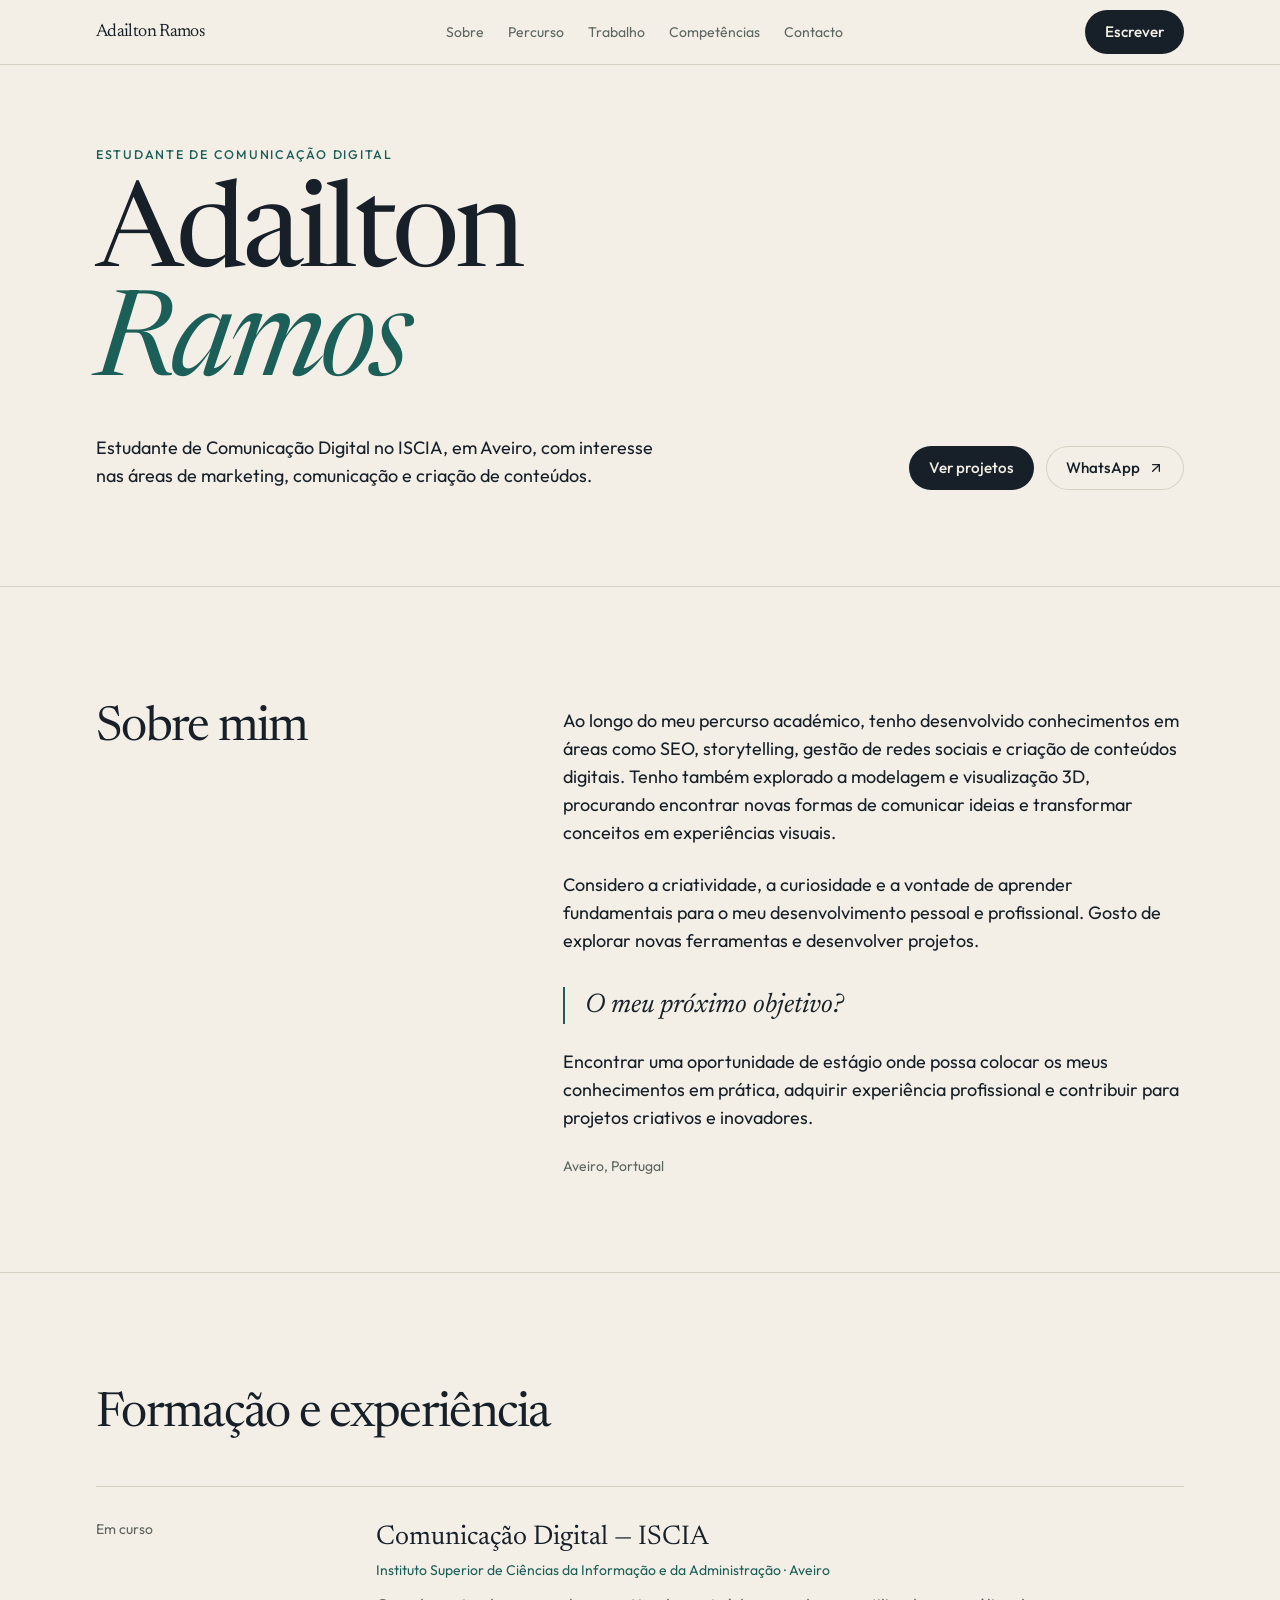
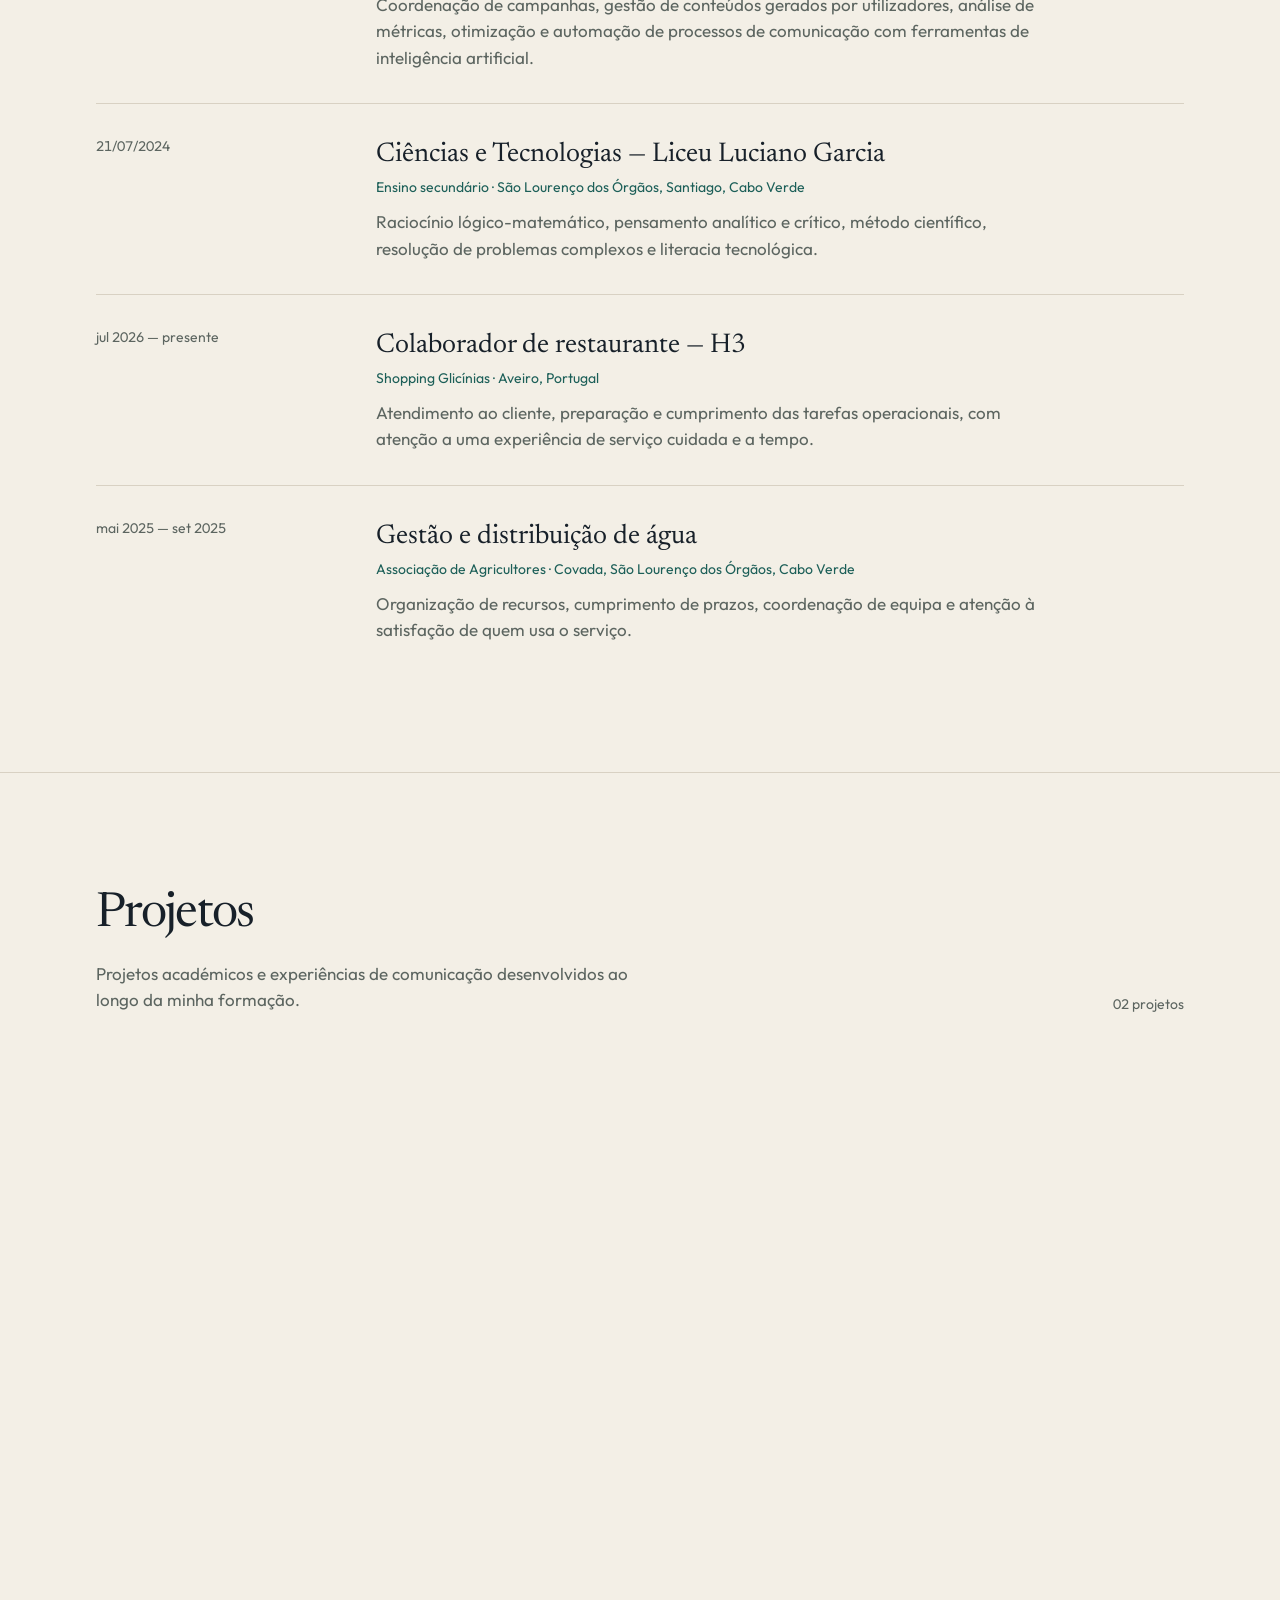
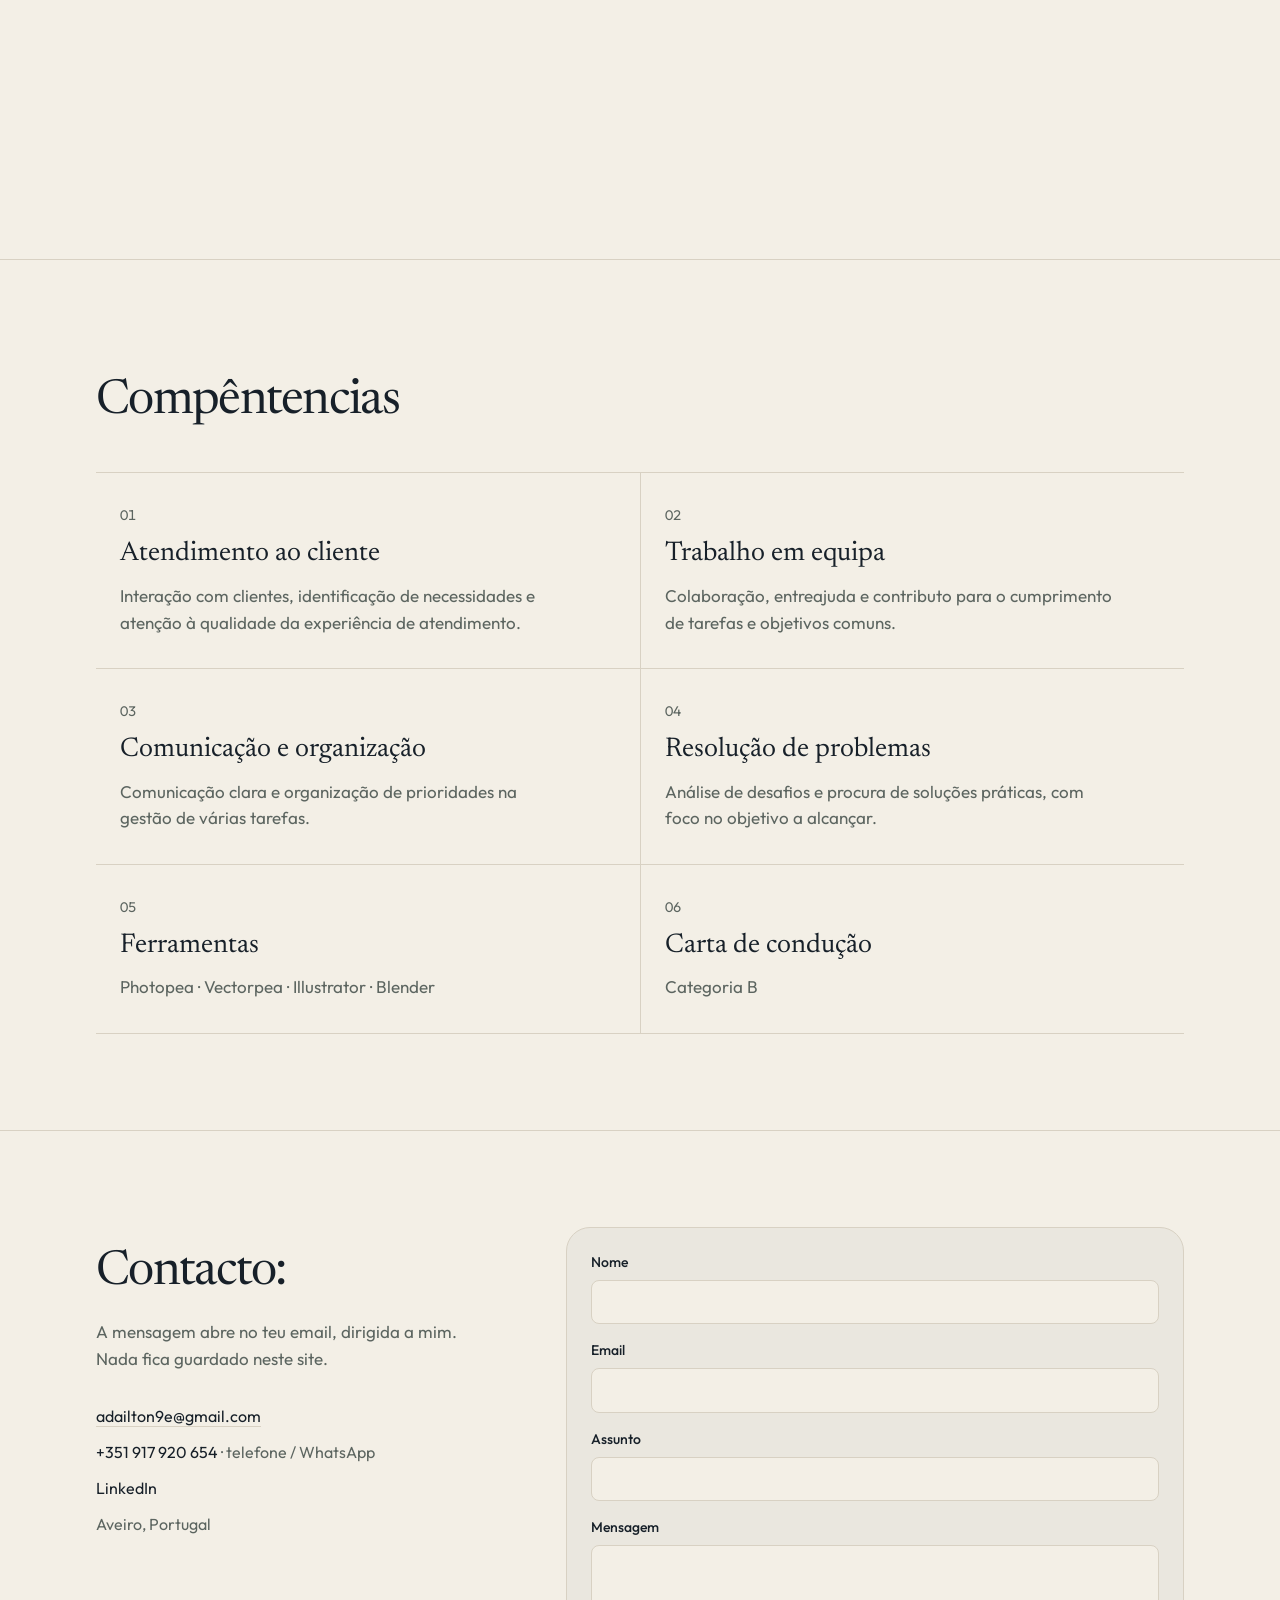
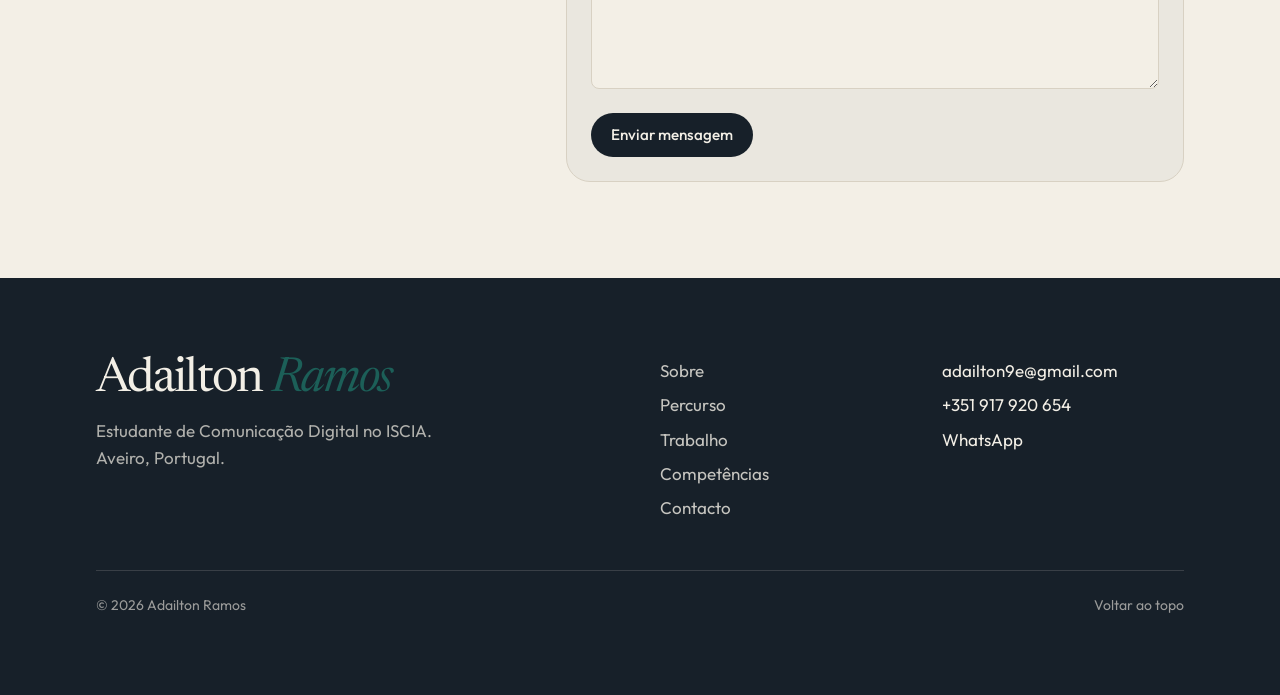
<file: index.html>
<!doctype html>
<html lang="pt-PT" class="antialiased">
<head>
<meta charset="utf-8">
<meta name="viewport" content="width=device-width, initial-scale=1">
<meta name="description" content="Portfólio de Adailton Ramos, estudante de Comunicação Digital no ISCIA, em Aveiro. Marketing digital, SEO, storytelling, design e conteúdos digitais.">
<meta name="author" content="Adailton Ramos">
<meta name="keywords" content="comunicação digital, marketing digital, SEO, storytelling, design, Aveiro">
<meta name="robots" content="index, follow, max-image-preview:large">
<meta name="googlebot" content="index, follow">
<meta name="application-name" content="Adailton Ramos — Portfólio">
<meta property="og:type" content="website">
<meta property="og:locale" content="pt_PT">
<meta property="og:site_name" content="Adailton Ramos — Portfólio">
<meta property="og:title" content="Adailton Ramos — Comunicação Digital e Marketing">
<meta property="og:description" content="Portfólio de Adailton Ramos: comunicação digital, marketing, SEO, storytelling, design e conteúdos digitais.">
<meta property="og:url" content="https://adailton9e-blip.github.io/adailton-ramos/">
<meta property="og:image" content="https://adailton9e-blip.github.io/adailton-ramos/og.jpg">
<meta property="og:image:alt" content="Adailton Ramos — Portfólio de Comunicação Digital">
<meta name="twitter:card" content="summary_large_image">
<meta name="twitter:title" content="Adailton Ramos — Comunicação Digital e Marketing">
<meta name="twitter:description" content="Portfólio de Adailton Ramos: comunicação digital, marketing, SEO, storytelling, design e conteúdos digitais.">
<meta name="twitter:image" content="https://adailton9e-blip.github.io/adailton-ramos/og.jpg">
<link rel="canonical" href="https://adailton9e-blip.github.io/adailton-ramos/">
<link rel="alternate" hreflang="pt-PT" href="https://adailton9e-blip.github.io/adailton-ramos/">
<meta name="theme-color" content="#f3efe6">
<title>Adailton Ramos — Portfólio</title>
<link rel="icon" type="image/svg+xml" href="./favicon.svg">
<link rel="preload" as="image" href="./work/campanha.webp" type="image/webp" fetchpriority="high">
<link rel="preconnect" href="https://fonts.googleapis.com">
<link rel="preconnect" href="https://fonts.gstatic.com" crossorigin>
<link href="https://fonts.googleapis.com/css2?family=Newsreader:ital,opsz,wght@0,6..72,400;0,6..72,500;0,6..72,600;1,0..72,450;1,0..72,560&family=Outfit:wght@300;400;500;600&display=swap" rel="stylesheet">
<script type="application/ld+json">
{
  "@context": "https://schema.org",
  "@type": "Person",
  "name": "Adailton Ramos",
  "url": "https://adailton9e-blip.github.io/adailton-ramos/",
  "jobTitle": "Estudante de Comunicação Digital",
  "description": "Estudante de Comunicação Digital interessado em marketing digital, SEO, storytelling, design e conteúdos digitais.",
  "email": "mailto:adailton9e@gmail.com",
  "telephone": "+351 917 920 654",
  "address": {"@type": "PostalAddress", "addressLocality": "Aveiro", "addressCountry": "PT"},
  "sameAs": ["https://www.linkedin.com/in/adailton-ramos"]
}
</script>
<style>@layer properties{@supports (((-webkit-hyphens:none)) and (not (margin-trim:inline))) or ((-moz-orient:inline) and (not (color:rgb(from red r g b)))){*,:before,:after,::backdrop{--tw-scale-x:1;--tw-scale-y:1;--tw-scale-z:1;--tw-rotate-x:initial;--tw-rotate-y:initial;--tw-rotate-z:initial;--tw-skew-x:initial;--tw-skew-y:initial;--tw-space-y-reverse:0;--tw-border-style:solid;--tw-leading:initial;--tw-font-weight:initial;--tw-tracking:initial;--tw-ordinal:initial;--tw-slashed-zero:initial;--tw-numeric-figure:initial;--tw-numeric-spacing:initial;--tw-numeric-fraction:initial;--tw-shadow:0 0 #0000;--tw-shadow-color:initial;--tw-shadow-alpha:100%;--tw-inset-shadow:0 0 #0000;--tw-inset-shadow-color:initial;--tw-inset-shadow-alpha:100%;--tw-ring-color:initial;--tw-ring-shadow:0 0 #0000;--tw-inset-ring-color:initial;--tw-inset-ring-shadow:0 0 #0000;--tw-ring-inset:initial;--tw-ring-offset-width:0px;--tw-ring-offset-color:#fff;--tw-ring-offset-shadow:0 0 #0000;--tw-outline-style:solid;--tw-blur:initial;--tw-brightness:initial;--tw-contrast:initial;--tw-grayscale:initial;--tw-hue-rotate:initial;--tw-invert:initial;--tw-opacity:initial;--tw-saturate:initial;--tw-sepia:initial;--tw-drop-shadow:initial;--tw-drop-shadow-color:initial;--tw-drop-shadow-alpha:100%;--tw-drop-shadow-size:initial;--tw-duration:initial;--tw-ease:initial;--tw-content:"";--tw-translate-x:0;--tw-translate-y:0;--tw-translate-z:0}}}@layer theme{:root,:host{--font-sans:"Outfit",system-ui,sans-serif;--font-mono:ui-monospace,SFMono-Regular,Menlo,Monaco,Consolas,"Liberation Mono","Courier New",monospace;--color-red-500:oklch(63.7% .237 25.331);--color-zinc-50:oklch(98.5% 0 none);--color-zinc-400:oklch(70.5% .015 286.067);--color-zinc-500:oklch(55.2% .016 285.938);--color-zinc-900:oklch(21% .006 285.885);--color-zinc-950:oklch(14.1% .005 285.823);--color-neutral-100:oklch(97% 0 none);--color-neutral-300:oklch(87% 0 none);--color-neutral-500:oklch(55.6% 0 none);--color-neutral-700:oklch(37.1% 0 none);--color-neutral-900:oklch(20.5% 0 none);--color-black:#000;--color-white:#fff;--spacing:.25rem;--container-sm:24rem;--container-md:28rem;--container-xl:36rem;--container-2xl:42rem;--container-6xl:72rem;--text-xs:.75rem;--text-xs--line-height:calc(1 / .75);--text-sm:.875rem;--text-sm--line-height:calc(1.25 / .875);--text-base:1rem;--text-base--line-height:calc(1.5 / 1);--text-lg:1.125rem;--text-lg--line-height:calc(1.75 / 1.125);--text-xl:1.25rem;--text-xl--line-height:calc(1.75 / 1.25);--text-2xl:1.5rem;--text-3xl:1.875rem;--font-weight-medium:500;--font-weight-semibold:600;--tracking-tight:-.025em;--tracking-widest:.1em;--leading-tight:1.25;--leading-snug:1.375;--leading-normal:1.5;--leading-relaxed:1.625;--radius-xs:.125rem;--radius-sm:.5rem;--radius-md:.375rem;--radius-lg:1rem;--radius-xl:1.5rem;--radius-2xl:1rem;--ease-out:cubic-bezier(0,0,.2,1);--ease-in-out:cubic-bezier(.4,0,.2,1);--animate-pulse:pulse 2s cubic-bezier(.4,0,.6,1) infinite;--default-transition-duration:.15s;--default-transition-timing-function:cubic-bezier(.4,0,.2,1);--default-font-family:var(--font-sans);--default-mono-font-family:var(--font-mono);--font-display:"Newsreader",Georgia,"Times New Roman",serif;--color-paper:#f3efe6;--color-ink:#172029;--color-muted:#5c6560;--color-line:#d8d1c3;--color-teal:#1c5f58;--color-danger:#8f3d32;--text-hero:clamp(3.25rem,1rem + 8vw,7.5rem);--text-display:clamp(2rem,1.1rem + 2.4vw,3.4rem);--text-title:clamp(1.35rem,1.05rem + .8vw,1.85rem);--leading-display:.92;--tracking-display:-.035em;--ease-smooth:cubic-bezier(.22,1,.36,1)}}@layer base{*,:after,:before,::backdrop{box-sizing:border-box;border:0 solid;margin:0;padding:0}::file-selector-button{box-sizing:border-box;border:0 solid;margin:0;padding:0}html,:host{-webkit-text-size-adjust:100%;tab-size:4;line-height:1.5;font-family:var(--default-font-family,-apple-system,BlinkMacSystemFont,"Segoe UI",Roboto,"Helvetica Neue","Noto Sans",Arial,sans-serif,"Apple Color Emoji","Segoe UI Emoji","Segoe UI Symbol","Noto Color Emoji");font-feature-settings:var(--default-font-feature-settings,normal);font-variation-settings:var(--default-font-variation-settings,normal);-webkit-tap-highlight-color:transparent}hr{height:0;color:inherit;border-top-width:1px}abbr:where([title]){-webkit-text-decoration:underline dotted;text-decoration:underline dotted}h1,h2,h3,h4,h5,h6{font-size:inherit;font-weight:inherit}a{color:inherit;-webkit-text-decoration:inherit;-webkit-text-decoration:inherit;-webkit-text-decoration:inherit;-webkit-text-decoration:inherit;text-decoration:inherit}b,strong{font-weight:bolder}code,kbd,samp,pre{font-family:var(--default-mono-font-family,ui-monospace,SFMono-Regular,Menlo,Monaco,Consolas,"Liberation Mono","Courier New",monospace);font-feature-settings:var(--default-mono-font-feature-settings,normal);font-variation-settings:var(--default-mono-font-variation-settings,normal);font-size:1em}small{font-size:80%}sub,sup{vertical-align:baseline;font-size:75%;line-height:0;position:relative}sub{bottom:-.25em}sup{top:-.5em}table{text-indent:0;border-color:inherit;border-collapse:collapse}:-moz-focusring:where(:not(iframe)){outline:auto}progress{vertical-align:baseline}summary{display:list-item}ol,ul,menu{list-style:none}img,svg,video,canvas,audio,iframe,embed,object{vertical-align:middle;display:block}img,video{max-width:100%;height:auto}button,input,select,optgroup,textarea{font:inherit;font-feature-settings:inherit;font-variation-settings:inherit;letter-spacing:inherit;color:inherit;opacity:1;background-color:#0000;border-radius:0}::file-selector-button{font:inherit;font-feature-settings:inherit;font-variation-settings:inherit;letter-spacing:inherit;color:inherit;opacity:1;background-color:#0000;border-radius:0}:where(select:is([multiple],[size])) optgroup{font-weight:bolder}:where(select:is([multiple],[size])) optgroup option{padding-inline-start:20px}::file-selector-button{margin-inline-end:4px}::placeholder{opacity:1}@supports (not ((-webkit-appearance:-apple-pay-button))) or (contain-intrinsic-size:1px){::placeholder{color:currentColor}@supports (color:color-mix(in lab,red,red)){::placeholder{color:color-mix(in oklab,currentcolor 50%,transparent)}}}textarea{resize:vertical}::-webkit-search-decoration{-webkit-appearance:none}::-webkit-date-and-time-value{min-height:1lh;text-align:inherit}::-webkit-datetime-edit{display:inline-flex}::-webkit-datetime-edit-fields-wrapper{padding:0}::-webkit-datetime-edit{padding-block:0}::-webkit-datetime-edit-year-field{padding-block:0}::-webkit-datetime-edit-month-field{padding-block:0}::-webkit-datetime-edit-day-field{padding-block:0}::-webkit-datetime-edit-hour-field{padding-block:0}::-webkit-datetime-edit-minute-field{padding-block:0}::-webkit-datetime-edit-second-field{padding-block:0}::-webkit-datetime-edit-millisecond-field{padding-block:0}::-webkit-datetime-edit-meridiem-field{padding-block:0}::-webkit-calendar-picker-indicator{line-height:1}:-moz-ui-invalid{box-shadow:none}button,input:where([type=button],[type=reset],[type=submit]){appearance:button}::file-selector-button{appearance:button}::-webkit-inner-spin-button{height:auto}::-webkit-outer-spin-button{height:auto}[hidden]:where(:not([hidden=until-found])){display:none!important}html{scroll-behavior:smooth;-webkit-font-smoothing:antialiased;-moz-osx-font-smoothing:grayscale}body{background:var(--color-paper);color:var(--color-ink);font-family:var(--font-sans);text-wrap:pretty;font-size:1.0625rem;line-height:1.55}button:not(:disabled),[role=button]:not(:disabled){cursor:pointer}::selection{background:var(--color-teal);color:var(--color-paper)}:focus-visible{outline:2px solid var(--color-teal);outline-offset:3px}h1,h2,h3{text-wrap:balance}section[id]{scroll-margin-top:5.25rem}}@layer components{.skip{z-index:70;background:var(--color-ink);color:var(--color-paper);border-radius:999px;padding:.75rem 1rem;position:absolute;top:-4rem;left:1rem}.skip:focus{top:1rem}.btn{background:var(--color-ink);min-height:2.75rem;color:var(--color-paper);transition:background-color .15s var(--ease-smooth),color .15s var(--ease-smooth),scale .15s var(--ease-smooth);border-radius:999px;justify-content:center;align-items:center;gap:.5rem;padding-inline:1.25rem;font-size:.95rem;font-weight:500;display:inline-flex}.btn:hover{background:var(--color-teal)}.btn:active{scale:.96}.btn-ghost{color:var(--color-ink);box-shadow:inset 0 0 0 1px var(--color-line);background:0 0}.btn-ghost:hover{background:var(--color-ink);color:var(--color-paper)}.icon-btn{width:2.75rem;padding-inline:0}.icon-swap{width:1.25rem;height:1.25rem;transition:opacity .25s var(--ease-smooth),filter .25s var(--ease-smooth),scale .25s var(--ease-smooth)}.swap-in{opacity:1;filter:none;scale:1}.swap-out{opacity:0;filter:blur(4px);scale:.25}.field{border-radius:var(--radius-sm);border:1px solid var(--color-line);background:var(--color-paper);width:100%;min-height:2.75rem;color:var(--color-ink);font:inherit;padding:.7rem .9rem}.field::placeholder{color:#5c6560cc}@supports (color:color-mix(in lab,red,red)){.field::placeholder{color:color-mix(in oklab,var(--color-muted) 80%,transparent)}}textarea.field{resize:vertical;min-height:9rem}.panel{border-radius:var(--radius-xl);border:1px solid var(--color-line);background:#ebe8df}@supports (color:color-mix(in lab,red,red)){.panel{background:color-mix(in oklab,var(--color-ink) 3.5%,var(--color-paper))}}.panel{padding:1rem}.kicker{letter-spacing:.14em;text-transform:uppercase;color:var(--color-teal);font-size:.78rem;font-weight:500}.work-grid{gap:2.25rem 1.25rem;display:grid}.media{aspect-ratio:4/5;border-radius:var(--radius-lg);background:#e6e3db;position:relative;overflow:hidden}@supports (color:color-mix(in lab,red,red)){.media{background:color-mix(in oklab,var(--color-ink) 6%,var(--color-paper))}}.media img{object-fit:cover;width:100%;height:100%;transition:transform .4s var(--ease-smooth);transform:scale(1)}.note{background:#f3efe6f0;padding:1.25rem;position:absolute;bottom:0;left:0;right:0}@supports (color:color-mix(in lab,red,red)){.note{background:color-mix(in oklab,var(--color-paper) 94%,transparent)}}.note{z-index:2;max-height:85%;overflow-y:auto;color:var(--color-ink);opacity:0;transition:opacity .25s var(--ease-smooth),transform .25s var(--ease-smooth);transform:translateY(.75rem)}.work-card.is-open .note,.work-card:focus-visible .note{opacity:1;transform:translateY(0)}.work-card.is-open img,.work-card:focus-visible img{transform:scale(1.04)}.cursor-pill{z-index:60;background:var(--color-ink);width:5rem;height:5rem;color:var(--color-paper);letter-spacing:.14em;text-transform:uppercase;pointer-events:none;opacity:0;transition:opacity .15s var(--ease-smooth),scale .15s var(--ease-smooth),background-color .15s var(--ease-smooth),color .15s var(--ease-smooth);border-radius:999px;place-items:center;font-size:.72rem;font-weight:500;display:grid;position:fixed;top:0;left:0;scale:.92}.cursor-pill.on{opacity:1;scale:1}.cursor-pill.nota{background:var(--color-paper);color:var(--color-ink);box-shadow:inset 0 0 0 1px var(--color-line);scale:1.06}.cursor-label{opacity:0;filter:blur(2px);transition:opacity .25s var(--ease-smooth),filter .25s var(--ease-smooth),scale .25s var(--ease-smooth);position:absolute;scale:.25}.cursor-label.show{opacity:1;filter:none;scale:1}.filter-pill{background:var(--color-ink);height:100%;transition:transform .25s var(--ease-smooth),width .25s var(--ease-smooth);border-radius:999px;position:absolute;top:0;left:0}.rise{animation:rise .5s var(--ease-smooth) both}.rise-2{animation-delay:80ms}.rise-3{animation-delay:.16s}.rise-4{animation-delay:.24s}.work-card{animation:rise .35s var(--ease-smooth) both}}@layer utilities{.collapse{visibility:collapse}.invisible{visibility:hidden}.visible{visibility:visible}.sr-only{clip-path:inset(50%);white-space:nowrap;border-width:0;width:1px;height:1px;margin:-1px;padding:0;position:absolute;overflow:hidden}.absolute{position:absolute}.fixed{position:fixed}.relative{position:relative}.static{position:static}.sticky{position:sticky}.inset-0{inset:0}.top-0{top:0}.top-3{top:calc(var(--spacing) * 3)}.right-1{right:var(--spacing)}.right-2{right:calc(var(--spacing) * 2)}.right-3{right:calc(var(--spacing) * 3)}.right-4{right:calc(var(--spacing) * 4)}.left-1{left:var(--spacing)}.left-2{left:calc(var(--spacing) * 2)}.left-3{left:calc(var(--spacing) * 3)}.left-4{left:calc(var(--spacing) * 4)}.z-10{z-index:10}.z-40{z-index:40}.container{width:100%}@media (width>=40rem){.container{max-width:40rem}}@media (width>=48rem){.container{max-width:48rem}}@media (width>=64rem){.container{max-width:64rem}}@media (width>=80rem){.container{max-width:80rem}}@media (width>=96rem){.container{max-width:96rem}}.-mx-5{margin-inline:calc(var(--spacing) * -5)}.mx-auto{margin-inline:auto}.mt-1{margin-top:var(--spacing)}.mt-2{margin-top:calc(var(--spacing) * 2)}.mt-3{margin-top:calc(var(--spacing) * 3)}.mt-4{margin-top:calc(var(--spacing) * 4)}.mt-5{margin-top:calc(var(--spacing) * 5)}.mt-6{margin-top:calc(var(--spacing) * 6)}.mt-8{margin-top:calc(var(--spacing) * 8)}.mt-10{margin-top:calc(var(--spacing) * 10)}.mt-12{margin-top:calc(var(--spacing) * 12)}.ml-2{margin-left:calc(var(--spacing) * 2)}.ml-px{margin-left:1px}.block{display:block}.flex{display:flex}.grid{display:grid}.hidden{display:none}.inline{display:inline}.inline-flex{display:inline-flex}.table{display:table}.size-4{width:calc(var(--spacing) * 4);height:calc(var(--spacing) * 4)}.size-5{width:calc(var(--spacing) * 5);height:calc(var(--spacing) * 5)}.size-10{width:calc(var(--spacing) * 10);height:calc(var(--spacing) * 10)}.h-8{height:calc(var(--spacing) * 8)}.h-16{height:calc(var(--spacing) * 16)}.h-full{height:100%}.min-h-11{min-height:calc(var(--spacing) * 11)}.min-h-72{min-height:calc(var(--spacing) * 72)}.min-h-screen{min-height:100vh}.w-8{width:calc(var(--spacing) * 8)}.w-full{width:100%}.max-w-2xl{max-width:var(--container-2xl)}.max-w-6xl{max-width:var(--container-6xl)}.max-w-md{max-width:var(--container-md)}.max-w-sm{max-width:var(--container-sm)}.max-w-xl{max-width:var(--container-xl)}.min-w-max{min-width:max-content}.shrink{flex-shrink:1}.shrink-0{flex-shrink:0}.scale-100{--tw-scale-x:100%;--tw-scale-y:100%;--tw-scale-z:100%;scale:var(--tw-scale-x) var(--tw-scale-y)}.scale-\[0\.25\]{scale:.25}.transform{transform:var(--tw-rotate-x,) var(--tw-rotate-y,) var(--tw-rotate-z,) var(--tw-skew-x,) var(--tw-skew-y,)}.animate-pulse{animation:var(--animate-pulse)}.cursor-pointer{cursor:pointer}.resize{resize:both}.flex-col{flex-direction:column}.flex-wrap{flex-wrap:wrap}.place-items-center{place-items:center}.content-start{align-content:flex-start}.items-baseline{align-items:baseline}.items-center{align-items:center}.items-end{align-items:flex-end}.justify-between{justify-content:space-between}.justify-center{justify-content:center}.gap-1{gap:var(--spacing)}.gap-2{gap:calc(var(--spacing) * 2)}.gap-3{gap:calc(var(--spacing) * 3)}.gap-4{gap:calc(var(--spacing) * 4)}.gap-6{gap:calc(var(--spacing) * 6)}.gap-8{gap:calc(var(--spacing) * 8)}.gap-10{gap:calc(var(--spacing) * 10)}.gap-px{gap:1px}:where(.space-y-3>:not(:last-child)){--tw-space-y-reverse:0;margin-block-start:calc(calc(var(--spacing) * 3) * var(--tw-space-y-reverse));margin-block-end:calc(calc(var(--spacing) * 3) * calc(1 - var(--tw-space-y-reverse)))}.truncate{text-overflow:ellipsis;white-space:nowrap;overflow:hidden}.overflow-x-auto{overflow-x:auto}.rounded{border-radius:.25rem}.rounded-2xl{border-radius:var(--radius-2xl)}.rounded-full{border-radius:2147483647px}.rounded-lg{border-radius:var(--radius-lg)}.rounded-md{border-radius:var(--radius-md)}.rounded-sm{border-radius:var(--radius-sm)}.rounded-xl{border-radius:var(--radius-xl)}.border{border-style:var(--tw-border-style);border-width:1px}.border-y{border-block-style:var(--tw-border-style);border-block-width:1px}.border-t{border-top-style:var(--tw-border-style);border-top-width:1px}.border-b{border-bottom-style:var(--tw-border-style);border-bottom-width:1px}.border-l-2{border-left-style:var(--tw-border-style);border-left-width:2px}.border-line{border-color:var(--color-line)}.border-neutral-300{border-color:var(--color-neutral-300)}.border-paper\/15{border-color:#f3efe626}@supports (color:color-mix(in lab,red,red)){.border-paper\/15{border-color:color-mix(in oklab,var(--color-paper) 15%,transparent)}}.border-teal{border-color:var(--color-teal)}.bg-black{background-color:var(--color-black)}.bg-black\/10{background-color:#0000001a}@supports (color:color-mix(in lab,red,red)){.bg-black\/10{background-color:color-mix(in oklab,var(--color-black) 10%,transparent)}}.bg-ink{background-color:var(--color-ink)}.bg-line{background-color:var(--color-line)}.bg-paper{background-color:var(--color-paper)}.bg-teal{background-color:var(--color-teal)}.bg-zinc-50{background-color:var(--color-zinc-50)}.object-cover{object-fit:cover}.p-1{padding:var(--spacing)}.p-2{padding:calc(var(--spacing) * 2)}.p-6{padding:calc(var(--spacing) * 6)}.p-8{padding:calc(var(--spacing) * 8)}.p-\[16px\]{padding:16px}.px-0{padding-inline:0}.px-2{padding-inline:calc(var(--spacing) * 2)}.px-4{padding-inline:calc(var(--spacing) * 4)}.px-5{padding-inline:calc(var(--spacing) * 5)}.px-6{padding-inline:calc(var(--spacing) * 6)}.py-1{padding-block:var(--spacing)}.py-2{padding-block:calc(var(--spacing) * 2)}.py-3{padding-block:calc(var(--spacing) * 3)}.py-6{padding-block:calc(var(--spacing) * 6)}.py-8{padding-block:calc(var(--spacing) * 8)}.py-14{padding-block:calc(var(--spacing) * 14)}.py-16{padding-block:calc(var(--spacing) * 16)}.pt-2{padding-top:calc(var(--spacing) * 2)}.pt-6{padding-top:calc(var(--spacing) * 6)}.pt-12{padding-top:calc(var(--spacing) * 12)}.pr-3\.5{padding-right:calc(var(--spacing) * 3.5)}.pb-16{padding-bottom:calc(var(--spacing) * 16)}.pl-4{padding-left:calc(var(--spacing) * 4)}.pl-5{padding-left:calc(var(--spacing) * 5)}.text-center{text-align:center}.font-display{font-family:var(--font-display)}.text-base{font-size:var(--text-base);line-height:var(--tw-leading,var(--text-base--line-height))}.text-lg{font-size:var(--text-lg);line-height:var(--tw-leading,var(--text-lg--line-height))}.text-sm{font-size:var(--text-sm);line-height:var(--tw-leading,var(--text-sm--line-height))}.text-xl{font-size:var(--text-xl);line-height:var(--tw-leading,var(--text-xl--line-height))}.text-xs{font-size:var(--text-xs);line-height:var(--tw-leading,var(--text-xs--line-height))}.text-\[13px\]{font-size:13px}.text-display{font-size:var(--text-display)}.text-hero{font-size:var(--text-hero)}.text-title{font-size:var(--text-title)}.leading-display{--tw-leading:var(--leading-display);line-height:var(--leading-display)}.leading-relaxed{--tw-leading:var(--leading-relaxed);line-height:var(--leading-relaxed)}.leading-snug{--tw-leading:var(--leading-snug);line-height:var(--leading-snug)}.leading-tight{--tw-leading:var(--leading-tight);line-height:var(--leading-tight)}.font-medium{--tw-font-weight:var(--font-weight-medium);font-weight:var(--font-weight-medium)}.font-semibold{--tw-font-weight:var(--font-weight-semibold);font-weight:var(--font-weight-semibold)}.tracking-display{--tw-tracking:var(--tracking-display);letter-spacing:var(--tracking-display)}.tracking-widest{--tw-tracking:var(--tracking-widest);letter-spacing:var(--tracking-widest)}.text-balance{text-wrap:balance}.text-wrap{text-wrap:wrap}.break-words{overflow-wrap:break-word}.text-danger{color:var(--color-danger)}.text-ink{color:var(--color-ink)}.text-muted{color:var(--color-muted)}.text-neutral-500{color:var(--color-neutral-500)}.text-paper{color:var(--color-paper)}.text-paper\/60{color:#f3efe699}@supports (color:color-mix(in lab,red,red)){.text-paper\/60{color:color-mix(in oklab,var(--color-paper) 60%,transparent)}}.text-paper\/70{color:#f3efe6b3}@supports (color:color-mix(in lab,red,red)){.text-paper\/70{color:color-mix(in oklab,var(--color-paper) 70%,transparent)}}.text-paper\/80{color:#f3efe6cc}@supports (color:color-mix(in lab,red,red)){.text-paper\/80{color:color-mix(in oklab,var(--color-paper) 80%,transparent)}}.text-red-500{color:var(--color-red-500)}.text-teal{color:var(--color-teal)}.text-white{color:var(--color-white)}.text-zinc-500{color:var(--color-zinc-500)}.text-zinc-900{color:var(--color-zinc-900)}.italic{font-style:italic}.tabular-nums{--tw-numeric-spacing:tabular-nums;font-variant-numeric:var(--tw-ordinal,) var(--tw-slashed-zero,) var(--tw-numeric-figure,) var(--tw-numeric-spacing,) var(--tw-numeric-fraction,)}.underline{text-decoration-line:underline}.decoration-line{-webkit-text-decoration-color:var(--color-line);-webkit-text-decoration-color:var(--color-line);-webkit-text-decoration-color:var(--color-line);text-decoration-color:var(--color-line)}.underline-offset-4{text-underline-offset:4px}.antialiased{-webkit-font-smoothing:antialiased;-moz-osx-font-smoothing:grayscale}.opacity-0{opacity:0}.opacity-70{opacity:.7}.opacity-100{opacity:1}.shadow{--tw-shadow:0 1px 3px 0 var(--tw-shadow-color,#0000001a),0 1px 2px -1px var(--tw-shadow-color,#0000001a);box-shadow:var(--tw-inset-shadow),var(--tw-inset-ring-shadow),var(--tw-ring-offset-shadow),var(--tw-ring-shadow),var(--tw-shadow)}.ring{--tw-ring-shadow:var(--tw-ring-inset,) 0 0 0 calc(1px + var(--tw-ring-offset-width)) var(--tw-ring-color,currentcolor);box-shadow:var(--tw-inset-shadow),var(--tw-inset-ring-shadow),var(--tw-ring-offset-shadow),var(--tw-ring-shadow),var(--tw-shadow)}.outline,.outline-1{outline-style:var(--tw-outline-style);outline-width:1px}.-outline-offset-1{outline-offset:calc(1px * -1)}.outline-black\/10{outline-color:#0000001a}@supports (color:color-mix(in lab,red,red)){.outline-black\/10{outline-color:color-mix(in oklab,var(--color-black) 10%,transparent)}}.blur{--tw-blur:blur(8px);filter:var(--tw-blur,) var(--tw-brightness,) var(--tw-contrast,) var(--tw-grayscale,) var(--tw-hue-rotate,) var(--tw-invert,) var(--tw-saturate,) var(--tw-sepia,) var(--tw-drop-shadow,)}.blur-\[4px\]{--tw-blur:blur(4px);filter:var(--tw-blur,) var(--tw-brightness,) var(--tw-contrast,) var(--tw-grayscale,) var(--tw-hue-rotate,) var(--tw-invert,) var(--tw-saturate,) var(--tw-sepia,) var(--tw-drop-shadow,)}.blur-none{--tw-blur:;filter:var(--tw-blur,) var(--tw-brightness,) var(--tw-contrast,) var(--tw-grayscale,) var(--tw-hue-rotate,) var(--tw-invert,) var(--tw-saturate,) var(--tw-sepia,) var(--tw-drop-shadow,)}.grayscale{--tw-grayscale:grayscale(100%);filter:var(--tw-blur,) var(--tw-brightness,) var(--tw-contrast,) var(--tw-grayscale,) var(--tw-hue-rotate,) var(--tw-invert,) var(--tw-saturate,) var(--tw-sepia,) var(--tw-drop-shadow,)}.invert{--tw-invert:invert(100%);filter:var(--tw-blur,) var(--tw-brightness,) var(--tw-contrast,) var(--tw-grayscale,) var(--tw-hue-rotate,) var(--tw-invert,) var(--tw-saturate,) var(--tw-sepia,) var(--tw-drop-shadow,)}.sepia{--tw-sepia:sepia(100%);filter:var(--tw-blur,) var(--tw-brightness,) var(--tw-contrast,) var(--tw-grayscale,) var(--tw-hue-rotate,) var(--tw-invert,) var(--tw-saturate,) var(--tw-sepia,) var(--tw-drop-shadow,)}.filter{filter:var(--tw-blur,) var(--tw-brightness,) var(--tw-contrast,) var(--tw-grayscale,) var(--tw-hue-rotate,) var(--tw-invert,) var(--tw-saturate,) var(--tw-sepia,) var(--tw-drop-shadow,)}.transition{transition-property:color,background-color,border-color,outline-color,text-decoration-color,fill,stroke,--tw-gradient-from,--tw-gradient-via,--tw-gradient-to,opacity,box-shadow,transform,translate,scale,rotate,filter,-webkit-backdrop-filter,backdrop-filter,display,content-visibility,overlay,pointer-events;transition-timing-function:var(--tw-ease,var(--default-transition-timing-function));transition-duration:var(--tw-duration,var(--default-transition-duration))}.transition-\[box-shadow\]{transition-property:box-shadow;transition-timing-function:var(--tw-ease,var(--default-transition-timing-function));transition-duration:var(--tw-duration,var(--default-transition-duration))}.transition-\[opacity\,filter\,scale\]{transition-property:opacity,filter,scale;transition-timing-function:var(--tw-ease,var(--default-transition-timing-function));transition-duration:var(--tw-duration,var(--default-transition-duration))}.transition-\[scale\,background-color\]{transition-property:scale,background-color;transition-timing-function:var(--tw-ease,var(--default-transition-timing-function));transition-duration:var(--tw-duration,var(--default-transition-duration))}.transition-\[scale\,opacity\,filter\]{transition-property:scale,opacity,filter;transition-timing-function:var(--tw-ease,var(--default-transition-timing-function));transition-duration:var(--tw-duration,var(--default-transition-duration))}.transition-colors{transition-property:color,background-color,border-color,outline-color,text-decoration-color,fill,stroke,--tw-gradient-from,--tw-gradient-via,--tw-gradient-to;transition-timing-function:var(--tw-ease,var(--default-transition-timing-function));transition-duration:var(--tw-duration,var(--default-transition-duration))}.transition-transform{transition-property:transform,translate,scale,rotate;transition-timing-function:var(--tw-ease,var(--default-transition-timing-function));transition-duration:var(--tw-duration,var(--default-transition-duration))}.duration-150{--tw-duration:.15s;transition-duration:.15s}.duration-200{--tw-duration:.2s;transition-duration:.2s}.duration-300{--tw-duration:.3s;transition-duration:.3s}.ease-\[cubic-bezier\(0\.2\,0\,0\,1\)\]{--tw-ease:cubic-bezier(.2,0,0,1);transition-timing-function:cubic-bezier(.2,0,0,1)}.ease-out{--tw-ease:var(--ease-out);transition-timing-function:var(--ease-out)}.outline-none{--tw-outline-style:none;outline-style:none}.after\:absolute:after{content:var(--tw-content);position:absolute}.after\:top-1\/2:after{content:var(--tw-content);top:50%}.after\:left-1\/2:after{content:var(--tw-content);left:50%}.after\:size-10:after{content:var(--tw-content);width:calc(var(--spacing) * 10);height:calc(var(--spacing) * 10)}.after\:-translate-1\/2:after{content:var(--tw-content);--tw-translate-x:calc(calc(1 / 2 * 100%) * -1);--tw-translate-y:calc(calc(1 / 2 * 100%) * -1);translate:var(--tw-translate-x) var(--tw-translate-y)}@media (hover:hover){.hover\:bg-neutral-100:hover{background-color:var(--color-neutral-100)}.hover\:text-ink:hover{color:var(--color-ink)}.hover\:text-paper:hover{color:var(--color-paper)}.hover\:text-paper\/80:hover{color:#f3efe6cc}@supports (color:color-mix(in lab,red,red)){.hover\:text-paper\/80:hover{color:color-mix(in oklab,var(--color-paper) 80%,transparent)}}.hover\:text-teal:hover{color:var(--color-teal)}.hover\:underline:hover{text-decoration-line:underline}}.active\:scale-\[0\.96\]:active,.active\:not-disabled\:scale-\[0\.96\]:active:not(:disabled){scale:.96}.disabled\:cursor-wait:disabled{cursor:wait}.disabled\:no-underline:disabled{text-decoration-line:none}@media (width>=40rem){.sm\:w-auto{width:auto}.sm\:flex-row{flex-direction:row}.sm\:items-center{align-items:center}.sm\:justify-between{justify-content:space-between}}@media (width>=48rem){.md\:col-span-3{grid-column:span 3/span 3}.md\:col-span-4{grid-column:span 4/span 4}.md\:col-span-5{grid-column:span 5/span 5}.md\:col-span-6{grid-column:span 6/span 6}.md\:col-span-7{grid-column:span 7/span 7}.md\:col-span-9{grid-column:span 9/span 9}.md\:col-start-6{grid-column-start:6}.md\:mx-0{margin-inline:0}.md\:flex{display:flex}.md\:hidden{display:none}.md\:inline-flex{display:inline-flex}.md\:min-h-0{min-height:0}.md\:grid-cols-2{grid-template-columns:repeat(2,minmax(0,1fr))}.md\:grid-cols-12{grid-template-columns:repeat(12,minmax(0,1fr))}.md\:flex-row{flex-direction:row}.md\:items-end{align-items:flex-end}.md\:justify-between{justify-content:space-between}.md\:justify-end{justify-content:flex-end}.md\:gap-8{gap:calc(var(--spacing) * 8)}.md\:px-0{padding-inline:0}.md\:px-6{padding-inline:calc(var(--spacing) * 6)}.md\:px-8{padding-inline:calc(var(--spacing) * 8)}.md\:py-0{padding-block:0}.md\:py-8{padding-block:calc(var(--spacing) * 8)}.md\:py-20{padding-block:calc(var(--spacing) * 20)}.md\:py-24{padding-block:calc(var(--spacing) * 24)}.md\:pt-20{padding-top:calc(var(--spacing) * 20)}.md\:pb-24{padding-bottom:calc(var(--spacing) * 24)}}@media (prefers-color-scheme:dark){.dark\:border-neutral-700{border-color:var(--color-neutral-700)}.dark\:bg-white\/20{background-color:#fff3}@supports (color:color-mix(in lab,red,red)){.dark\:bg-white\/20{background-color:color-mix(in oklab,var(--color-white) 20%,transparent)}}.dark\:bg-zinc-950{background-color:var(--color-zinc-950)}.dark\:text-zinc-50{color:var(--color-zinc-50)}.dark\:text-zinc-400{color:var(--color-zinc-400)}.dark\:outline-white\/10{outline-color:#ffffff1a}@supports (color:color-mix(in lab,red,red)){.dark\:outline-white\/10{outline-color:color-mix(in oklab,var(--color-white) 10%,transparent)}}@media (hover:hover){.dark\:hover\:bg-neutral-900:hover{background-color:var(--color-neutral-900)}}}}@media (width>=48rem){.panel{padding:1.5rem}.work-grid.split{grid-template-columns:repeat(2,minmax(0,1fr))}.work-grid.solo{grid-template-columns:minmax(0,36rem)}.work-grid.feature{grid-template-columns:repeat(12,minmax(0,1fr))}.feature .span-wide{grid-column:span 7}.feature .span-narrow{grid-column:span 5}.feature .span-half{grid-column:span 6}.feature .span-wide .media{aspect-ratio:5/4}}@media (hover:hover) and (pointer:fine){.fine-pointer .work-card{cursor:none}.fine-pointer .work-card:hover .note{opacity:1;transform:translateY(0)}.fine-pointer .work-card:hover img{transform:scale(1.04)}}@media (width<=47.99rem){.note{display:none}.work-card.is-open .note{display:block;opacity:1;transform:none;position:absolute;inset:auto 0 0;padding:1rem;background:#f3efe6f7;max-height:85%;overflow:auto}}@keyframes rise{0%{opacity:0;filter:blur(4px);transform:translateY(.75rem)}to{opacity:1;filter:none;transform:none}}@media (prefers-reduced-motion:reduce){html{scroll-behavior:auto}.rise,.work-card,.rise-2,.rise-3,.rise-4{animation:none}.note,.media img,.btn,.cursor-pill,.cursor-label,.filter-pill{transition:none}}@property --tw-scale-x{syntax:"*";inherits:false;initial-value:1}@property --tw-scale-y{syntax:"*";inherits:false;initial-value:1}@property --tw-scale-z{syntax:"*";inherits:false;initial-value:1}@property --tw-rotate-x{syntax:"*";inherits:false}@property --tw-rotate-y{syntax:"*";inherits:false}@property --tw-rotate-z{syntax:"*";inherits:false}@property --tw-skew-x{syntax:"*";inherits:false}@property --tw-skew-y{syntax:"*";inherits:false}@property --tw-space-y-reverse{syntax:"*";inherits:false;initial-value:0}@property --tw-border-style{syntax:"*";inherits:false;initial-value:solid}@property --tw-leading{syntax:"*";inherits:false}@property --tw-font-weight{syntax:"*";inherits:false}@property --tw-tracking{syntax:"*";inherits:false}@property --tw-ordinal{syntax:"*";inherits:false}@property --tw-slashed-zero{syntax:"*";inherits:false}@property --tw-numeric-figure{syntax:"*";inherits:false}@property --tw-numeric-spacing{syntax:"*";inherits:false}@property --tw-numeric-fraction{syntax:"*";inherits:false}@property --tw-shadow{syntax:"*";inherits:false;initial-value:0 0 #0000}@property --tw-shadow-color{syntax:"*";inherits:false}@property --tw-shadow-alpha{syntax:"<percentage>";inherits:false;initial-value:100%}@property --tw-inset-shadow{syntax:"*";inherits:false;initial-value:0 0 #0000}@property --tw-inset-shadow-color{syntax:"*";inherits:false}@property --tw-inset-shadow-alpha{syntax:"<percentage>";inherits:false;initial-value:100%}@property --tw-ring-color{syntax:"*";inherits:false}@property --tw-ring-shadow{syntax:"*";inherits:false;initial-value:0 0 #0000}@property --tw-inset-ring-color{syntax:"*";inherits:false}@property --tw-inset-ring-shadow{syntax:"*";inherits:false;initial-value:0 0 #0000}@property --tw-ring-inset{syntax:"*";inherits:false}@property --tw-ring-offset-width{syntax:"<length>";inherits:false;initial-value:0}@property --tw-ring-offset-color{syntax:"*";inherits:false;initial-value:#fff}@property --tw-ring-offset-shadow{syntax:"*";inherits:false;initial-value:0 0 #0000}@property --tw-outline-style{syntax:"*";inherits:false;initial-value:solid}@property --tw-blur{syntax:"*";inherits:false}@property --tw-brightness{syntax:"*";inherits:false}@property --tw-contrast{syntax:"*";inherits:false}@property --tw-grayscale{syntax:"*";inherits:false}@property --tw-hue-rotate{syntax:"*";inherits:false}@property --tw-invert{syntax:"*";inherits:false}@property --tw-opacity{syntax:"*";inherits:false}@property --tw-saturate{syntax:"*";inherits:false}@property --tw-sepia{syntax:"*";inherits:false}@property --tw-drop-shadow{syntax:"*";inherits:false}@property --tw-drop-shadow-color{syntax:"*";inherits:false}@property --tw-drop-shadow-alpha{syntax:"<percentage>";inherits:false;initial-value:100%}@property --tw-drop-shadow-size{syntax:"*";inherits:false}@property --tw-duration{syntax:"*";inherits:false}@property --tw-ease{syntax:"*";inherits:false}@property --tw-content{syntax:"*";inherits:false;initial-value:""}@property --tw-translate-x{syntax:"*";inherits:false;initial-value:0}@property --tw-translate-y{syntax:"*";inherits:false;initial-value:0}@property --tw-translate-z{syntax:"*";inherits:false;initial-value:0}@keyframes pulse{50%{opacity:.5}}</style>
<style id="responsive-footer-fix">footer .grid > *{min-width:0}footer .grid .grid{grid-template-columns:minmax(0,1fr)}footer .grid .grid > *{min-width:0}footer a{overflow-wrap:anywhere;word-break:break-word}</style>
</head>
<body>
<a class="skip" href="#conteudo">Saltar para o conteúdo</a><header class="sticky top-0 z-40 border-b border-line bg-paper"><div class="mx-auto flex h-16 w-full max-w-6xl items-center justify-between px-5 md:px-8"><a href="#topo" class="font-display text-lg tracking-display text-ink">Adailton Ramos</a><nav class="hidden items-center gap-6 md:flex" aria-label="Secções"><a href="#sobre" class="text-sm text-muted hover:text-ink">Sobre</a><a href="#percurso" class="text-sm text-muted hover:text-ink">Percurso</a><a href="#trabalho" class="text-sm text-muted hover:text-ink">Trabalho</a><a href="#competencias" class="text-sm text-muted hover:text-ink">Competências</a><a href="#contacto" class="text-sm text-muted hover:text-ink">Contacto</a></nav><a href="#contacto" class="btn hidden md:inline-flex">Escrever</a><button type="button" class="btn btn-ghost icon-btn md:hidden" aria-expanded="false" aria-controls="menu-movel"><span class="sr-only">Abrir menu</span><span class="relative size-5"><svg xmlns="http://www.w3.org/2000/svg" width="24" height="24" viewBox="0 0 24 24" fill="none" stroke="currentColor" stroke-width="2" stroke-linecap="round" stroke-linejoin="round" class="lucide lucide-menu icon-swap swap-in" aria-hidden="true"><path d="M4 12h16"></path><path d="M4 18h16"></path><path d="M4 6h16"></path></svg><svg xmlns="http://www.w3.org/2000/svg" width="24" height="24" viewBox="0 0 24 24" fill="none" stroke="currentColor" stroke-width="2" stroke-linecap="round" stroke-linejoin="round" class="lucide lucide-x icon-swap absolute inset-0 swap-out" aria-hidden="true"><path d="M18 6 6 18"></path><path d="m6 6 12 12"></path></svg></span></button></div><nav id="menu-movel" aria-label="Navegação móvel" class="mx-auto grid w-full max-w-6xl gap-1 border-t border-line px-5 py-3 md:hidden" hidden><a class="min-h-11 py-2 text-sm text-muted hover:text-ink" href="#sobre">Sobre</a><a class="min-h-11 py-2 text-sm text-muted hover:text-ink" href="#percurso">Percurso</a><a class="min-h-11 py-2 text-sm text-muted hover:text-ink" href="#trabalho">Projetos</a><a class="min-h-11 py-2 text-sm text-muted hover:text-ink" href="#competencias">Competências</a><a class="min-h-11 py-2 text-sm text-muted hover:text-ink" href="#contacto">Contacto</a></nav></header><main id="conteudo"><section id="topo" class="mx-auto w-full max-w-6xl px-5 pt-12 pb-16 md:px-8 md:pt-20 md:pb-24"><p class="kicker rise">Estudante de Comunicação Digital </p><h1 class="rise rise-2 mt-5 font-display text-hero leading-display tracking-display text-ink">Adailton<span class="block italic text-teal">Ramos</span></h1><div class="rise rise-3 mt-8 grid gap-8 md:grid-cols-12 md:items-end"><p class="max-w-xl text-lg text-ink md:col-span-7">Estudante de Comunicação Digital no ISCIA, em Aveiro, com interesse nas áreas de marketing, comunicação e criação de conteúdos.</p><div class="flex flex-wrap gap-3 md:col-span-5 md:justify-end"><a class="btn" href="#trabalho">Ver projetos</a><a class="btn btn-ghost" href="https://wa.me/351917920654" target="_blank" rel="noreferrer">WhatsApp<svg xmlns="http://www.w3.org/2000/svg" width="24" height="24" viewBox="0 0 24 24" fill="none" stroke="currentColor" stroke-width="2" stroke-linecap="round" stroke-linejoin="round" class="lucide lucide-arrow-up-right size-4" aria-hidden="true"><path d="M7 7h10v10"></path><path d="M7 17 17 7"></path></svg></a></div></div></section><section id="sobre" class="border-t border-line"><div class="mx-auto grid w-full max-w-6xl gap-8 px-5 py-16 md:grid-cols-12 md:px-8 md:py-24"><div class="md:col-span-4"><h2 class="mt-4 font-display text-display leading-tight tracking-display text-ink">Sobre mim</h2></div><div class="md:col-span-7 md:col-start-6"><p class="mt-6 text-lg">Ao longo do meu percurso académico, tenho desenvolvido conhecimentos em áreas como SEO, storytelling, gestão de redes sociais e criação de conteúdos digitais. Tenho também explorado a modelagem e visualização 3D, procurando encontrar novas formas de comunicar ideias e transformar conceitos em experiências visuais.</p><p class="mt-6 text-lg">Considero a criatividade, a curiosidade e a vontade de aprender fundamentais para o meu desenvolvimento pessoal e profissional. Gosto de explorar novas ferramentas e desenvolver projetos.</p><blockquote class="mt-8 border-l-2 border-teal pl-5 font-display text-title italic leading-snug text-ink">O meu próximo objetivo?</blockquote><p class="mt-6 text-lg">Encontrar uma oportunidade de estágio onde possa colocar os meus conhecimentos em prática, adquirir experiência profissional e contribuir para projetos criativos e inovadores.</p><p class="mt-6 text-sm text-muted">Aveiro, Portugal</p></div></div></section><section id="percurso" class="border-t border-line"><div class="mx-auto w-full max-w-6xl px-5 py-16 md:px-8 md:py-24"><h2 class="mt-4 max-w-xl font-display text-display leading-tight tracking-display">Formação e experiência</h2><div class="mt-10"><article class="grid gap-2 border-t border-line py-8 md:grid-cols-12 md:gap-8"><p class="text-sm text-muted tabular-nums md:col-span-3">Em curso</p><div class="md:col-span-9"><h3 class="font-display text-title leading-snug">Comunicação Digital — ISCIA</h3><p class="mt-1 text-sm text-teal">Instituto Superior de Ciências da Informação e da Administração · Aveiro</p><p class="mt-3 max-w-2xl text-muted">Coordenação de campanhas, gestão de conteúdos gerados por utilizadores, análise de métricas, otimização e automação de processos de comunicação com ferramentas de inteligência artificial.</p></div></article><article class="grid gap-2 border-t border-line py-8 md:grid-cols-12 md:gap-8"><p class="text-sm text-muted tabular-nums md:col-span-3">21/07/2024</p><div class="md:col-span-9"><h3 class="font-display text-title leading-snug">Ciências e Tecnologias — Liceu Luciano Garcia</h3><p class="mt-1 text-sm text-teal">Ensino secundário · São Lourenço dos Órgãos, Santiago, Cabo Verde</p><p class="mt-3 max-w-2xl text-muted">Raciocínio lógico-matemático, pensamento analítico e crítico, método científico, resolução de problemas complexos e literacia tecnológica.</p></div></article><article class="grid gap-2 border-t border-line py-8 md:grid-cols-12 md:gap-8"><p class="text-sm text-muted tabular-nums md:col-span-3">jul 2026 — presente</p><div class="md:col-span-9"><h3 class="font-display text-title leading-snug">Colaborador de restaurante — H3</h3><p class="mt-1 text-sm text-teal">Shopping Glicínias · Aveiro, Portugal</p><p class="mt-3 max-w-2xl text-muted">Atendimento ao cliente, preparação e cumprimento das tarefas operacionais, com atenção a uma experiência de serviço cuidada e a tempo.</p></div></article><article class="grid gap-2 border-t border-line py-8 md:grid-cols-12 md:gap-8"><p class="text-sm text-muted tabular-nums md:col-span-3">mai 2025 — set 2025</p><div class="md:col-span-9"><h3 class="font-display text-title leading-snug">Gestão e distribuição de água</h3><p class="mt-1 text-sm text-teal">Associação de Agricultores · Covada, São Lourenço dos Órgãos, Cabo Verde</p><p class="mt-3 max-w-2xl text-muted">Organização de recursos, cumprimento de prazos, coordenação de equipa e atenção à satisfação de quem usa o serviço.</p></div></article></div></div></section><section id="trabalho" class="border-t border-line"><div class="cursor-pill" aria-hidden="true"><span class="cursor-label">Ver</span><span class="cursor-label">Nota</span></div><div class="mx-auto w-full max-w-6xl px-5 py-16 md:px-8 md:py-24"><div class="flex flex-col gap-6 md:flex-row md:items-end md:justify-between"><div class="max-w-xl"><h2 class="mt-4 font-display text-display leading-tight tracking-display">Projetos</h2><p class="mt-4 text-muted">Projetos académicos e experiências de comunicação desenvolvidos ao longo da minha formação.</p></div><p class="text-sm text-muted tabular-nums" aria-live="polite">02 projetos</p></div><div class="work-grid mt-10 feature"><article class="work-card span-wide outline-none" tabindex="0" role="group" aria-expanded="false" aria-label="Essência Óptica. Ver nota"><div class="media"><picture><source srcset="./work/campanha.webp" type="image/webp"><img src="./work/campanha.jpg" alt="Composição visual da campanha de verão da Essência Óptica" width="1200" height="1600" loading="eager" fetchpriority="high" decoding="async"></picture><div class="note text-sm leading-relaxed"><p><strong>Essência Óptica</strong> é uma marca fictícia de óculos personalizados, criada em grupo na disciplina de Técnicas de Expressão Escrita Digital, no ISCIA. O projeto parte da ideia de que os óculos devem ser uma extensão da identidade de quem os usa, e não apenas um instrumento de correção visual.</p><p class="mt-3">O trabalho foi desenvolvido por etapas. Começámos por um modelo de negócio com o método StoryBrand e um manual de estilo textual. Depois definimos a identidade da marca com base no arquétipo do Criador e formulámos a missão, a visão, os valores e um manifesto. Por fim, construímos um plano de campanha de verão com o modelo SOSTAC, com objetivos mensuráveis, um calendário de conteúdos de 15 dias e indicadores de avaliação.</p><p class="mt-3">Os conteúdos incluem um website, uma linha editorial para blogue, três emails de marketing (boas-vindas, promocional e transacional) e publicações para Instagram.</p><p class="mt-3">Participei na ideia por trás da marca, na criação da campanha e no desenvolvimento do website.</p><p class="mt-3"><a class="underline underline-offset-4 hover:text-teal" href="https://adailton9e-blip.github.io/essencia_optica/" target="_blank" rel="noopener noreferrer">Ver website <span aria-hidden="true">↗</span></a></p></div><span class="absolute top-3 left-3 rounded-sm bg-paper px-2 py-1 text-xs tracking-widest text-ink tabular-nums">01</span></div><div class="mt-4 flex flex-wrap items-baseline justify-between gap-4"><h3 class="font-display text-title leading-snug">Essência Óptica</h3><p class="shrink-0 text-sm text-teal">Branding · Copywriting · Campanha</p></div><p class="mt-2 text-sm text-muted">Marca fictícia de óculos personalizados, com identidade, estratégia de campanha e conteúdos digitais.</p><p class="mt-2 text-sm text-teal md:hidden">Ver nota</p></article><article class="work-card span-narrow outline-none" tabindex="0" role="group" aria-expanded="false" aria-label="Essência Óptica — Campanha de Verão. Ver nota"><div class="media"><picture><source srcset="./work/conteudos.webp" type="image/webp"><img src="./work/conteudos.jpg" alt="Planeamento de conteúdos para a campanha de verão da Essência Óptica" width="1200" height="1600" loading="lazy" decoding="async"></picture><div class="note text-sm leading-relaxed"><p><strong>Essência Óptica (Campanha de Verão)</strong> foi uma campanha sazonal desenhada para lançar uma coleção de óculos de sol personalizados, com foco na identidade e na experiência de personalização, e não no preço.</p><p class="mt-3">Para estruturar o plano, usámos o modelo SOSTAC, que organiza a estratégia desde a análise da situação até ao controlo de resultados. A análise identificou como público-alvo jovens adultos que rejeitam o genérico e valorizam o design, e como concorrentes as cadeias de óticas com preços agressivos e grandes orçamentos. A partir daí, a marca posicionou-se como referência em personalização e definiu objetivos mensuráveis, como alcance orgânico e pago, encomendas e agendamentos de consulta.</p><p class="mt-3">A campanha foi organizada em três fases ao longo de 15 dias: antes do lançamento, com artigos, carrosséis e um código de compra antecipada; no dia de lançamento, com ativação nos diferentes canais; e depois, com emails de agradecimento, testemunhos de clientes e um teaser da coleção seguinte.</p><p class="mt-3">Os canais escolhidos foram o website, como hub de conversão, o Instagram, pela sua linguagem visual e emocional, e o email marketing, para nutrir os contactos.</p><p class="mt-3">Para reforçar a identidade da marca, a campanha inclui interatividade, como o concurso “Cria o teu modelo” e stories com perguntas sobre estilo, para que o cliente participe no design. Os indicadores de avaliação incluem alcance, taxa de abertura de email, CTR, conversões, engagement, custo por aquisição e NPS.</p><p class="mt-3"><a class="underline underline-offset-4 hover:text-teal" href="https://adailton9e-blip.github.io/essencia_optica/oculos-verao.html" target="_blank" rel="noopener noreferrer">Ver campanha no website <span aria-hidden="true">↗</span></a></p></div><span class="absolute top-3 left-3 rounded-sm bg-paper px-2 py-1 text-xs tracking-widest text-ink tabular-nums">02</span></div><div class="mt-4 flex flex-wrap items-baseline justify-between gap-4"><h3 class="font-display text-title leading-snug">Essência Óptica — Campanha de Verão</h3><p class="shrink-0 text-sm text-teal">Campanha · Estratégia</p></div><p class="mt-2 text-sm text-muted">Campanha sazonal de verão para uma marca fictícia de óculos de sol personalizados, com plano estratégico SOSTAC e calendário de conteúdos de 15 dias.</p><p class="mt-2 text-sm text-teal md:hidden">Ver nota</p></article></div></div></section>
<section id="competencias" class="border-t border-line"><div class="mx-auto w-full max-w-6xl px-5 py-16 md:px-8 md:py-24"><h2 class="mt-4 max-w-xl font-display text-display leading-tight tracking-display">Compêntencias</h2><div class="mt-10 grid gap-px border-y border-line bg-line md:grid-cols-2"><article class="bg-paper px-0 py-6 md:px-6 md:py-8"><p class="text-sm text-muted tabular-nums">01</p><h3 class="mt-2 font-display text-title">Atendimento ao cliente</h3><p class="mt-2 max-w-md text-muted">Interação com clientes, identificação de necessidades e atenção à qualidade da experiência de atendimento.</p></article><article class="bg-paper px-0 py-6 md:px-6 md:py-8"><p class="text-sm text-muted tabular-nums">02</p><h3 class="mt-2 font-display text-title">Trabalho em equipa</h3><p class="mt-2 max-w-md text-muted">Colaboração, entreajuda e contributo para o cumprimento de tarefas e objetivos comuns.</p></article><article class="bg-paper px-0 py-6 md:px-6 md:py-8"><p class="text-sm text-muted tabular-nums">03</p><h3 class="mt-2 font-display text-title">Comunicação e organização</h3><p class="mt-2 max-w-md text-muted">Comunicação clara e organização de prioridades na gestão de várias tarefas.</p></article><article class="bg-paper px-0 py-6 md:px-6 md:py-8"><p class="text-sm text-muted tabular-nums">04</p><h3 class="mt-2 font-display text-title">Resolução de problemas</h3><p class="mt-2 max-w-md text-muted">Análise de desafios e procura de soluções práticas, com foco no objetivo a alcançar.</p></article><article class="bg-paper px-0 py-6 md:px-6 md:py-8"><p class="text-sm text-muted tabular-nums">05</p><h3 class="mt-2 font-display text-title">Ferramentas</h3><p class="mt-2 max-w-md text-muted">Photopea · Vectorpea · Illustrator · Blender</p></article><article class="bg-paper px-0 py-6 md:px-6 md:py-8"><p class="text-sm text-muted tabular-nums">06</p><h3 class="mt-2 font-display text-title">Carta de condução</h3><p class="mt-2 max-w-md text-muted">Categoria B</p></article></div></div></section><section id="contacto" class="border-t border-line"><div class="mx-auto grid w-full max-w-6xl gap-10 px-5 py-16 md:grid-cols-12 md:px-8 md:py-24"><div class="md:col-span-5"><h2 class="mt-4 font-display text-display leading-tight tracking-display">Contacto:</h2><p class="mt-4 max-w-sm text-muted">A mensagem abre no teu email, dirigida a mim. Nada fica guardado neste site.</p><ul class="mt-8 space-y-3 text-base"><li><a class="underline decoration-line underline-offset-4 hover:text-teal" href="mailto:adailton9e@gmail.com">adailton9e@gmail.com</a></li><li><a class="hover:text-teal" href="tel:+351917920654">+351 917 920 654</a><span class="text-muted"> · telefone / WhatsApp</span></li><li><a class="hover:text-teal" href="https://www.linkedin.com/in/adailton-ramos?utm_source=share_via&amp;utm_content=profile&amp;utm_medium=member_android" target="_blank" rel="noopener noreferrer">LinkedIn</a></li><li class="text-muted">Aveiro, Portugal</li></ul></div><div class="panel md:col-span-7"><form class="grid gap-4" noValidate=""><label class="grid gap-2 text-sm" for="_R_1jd6_-nome"><span class="font-medium">Nome</span><input id="_R_1jd6_-nome" class="field" type="text" autoComplete="name" value=""/></label><label class="grid gap-2 text-sm" for="_R_1jd6_-email"><span class="font-medium">Email</span><input id="_R_1jd6_-email" class="field" type="email" autoComplete="email" value=""/></label><label class="grid gap-2 text-sm" for="_R_1jd6_-assunto"><span class="font-medium">Assunto</span><input id="_R_1jd6_-assunto" class="field" type="text" value=""/></label><label class="grid gap-2 text-sm" for="_R_1jd6_-mensagem"><span class="font-medium">Mensagem</span><textarea id="_R_1jd6_-mensagem" class="field" rows="5"></textarea></label><div class="pt-2"><button class="btn w-full sm:w-auto" type="submit">Enviar mensagem</button></div></form></div></div></section></main><footer class="bg-ink text-paper"><div class="mx-auto w-full max-w-6xl px-5 py-14 md:px-8 md:py-20"><div class="grid gap-10 md:grid-cols-12"><div class="md:col-span-6"><p class="font-display text-display leading-display tracking-display">Adailton<span class="italic text-teal"> Ramos</span></p><p class="mt-4 max-w-sm text-paper/70">Estudante de Comunicação Digital no ISCIA. Aveiro, Portugal.</p></div><nav class="grid gap-2 md:col-span-3" aria-label="Rodapé"><a href="#sobre" class="min-h-11 py-2 text-paper/80 hover:text-paper md:min-h-0 md:py-0">Sobre</a><a href="#percurso" class="min-h-11 py-2 text-paper/80 hover:text-paper md:min-h-0 md:py-0">Percurso</a><a href="#trabalho" class="min-h-11 py-2 text-paper/80 hover:text-paper md:min-h-0 md:py-0">Trabalho</a><a href="#competencias" class="min-h-11 py-2 text-paper/80 hover:text-paper md:min-h-0 md:py-0">Competências</a><a href="#contacto" class="min-h-11 py-2 text-paper/80 hover:text-paper md:min-h-0 md:py-0">Contacto</a></nav><div class="grid content-start gap-2 md:col-span-3"><a class="min-h-11 py-2 hover:text-paper/80 md:min-h-0 md:py-0" href="mailto:adailton9e@gmail.com">adailton9e@gmail.com</a><a class="min-h-11 py-2 hover:text-paper/80 md:min-h-0 md:py-0" href="tel:+351917920654">+351 917 920 654</a><a class="min-h-11 py-2 hover:text-paper/80 md:min-h-0 md:py-0" href="https://wa.me/351917920654">WhatsApp</a></div></div><div class="mt-12 flex flex-col gap-3 border-t border-paper/15 pt-6 text-sm text-paper/60 sm:flex-row sm:items-center sm:justify-between"><p>© <!-- -->2026<!-- --> Adailton Ramos</p><a href="#topo" class="hover:text-paper">Voltar ao topo</a></div></div></footer>
<script>
(() => {
  const menuButton = document.querySelector('header button[aria-controls="menu-movel"]');
  const mobileMenu = document.getElementById('menu-movel');
  if (menuButton && mobileMenu) {
    menuButton.addEventListener('click', () => {
      const open = menuButton.getAttribute('aria-expanded') === 'true';
      menuButton.setAttribute('aria-expanded', String(!open));
      mobileMenu.hidden = open;
      mobileMenu.classList.toggle('is-open', !open);
    });
    mobileMenu.querySelectorAll('a').forEach(a => a.addEventListener('click', () => {
      menuButton.setAttribute('aria-expanded', 'false'); mobileMenu.hidden = true;
    }));
  }
  const filters = [...document.querySelectorAll('[data-cat]')];
  const cards = [...document.querySelectorAll('.work-card')];
  filters.forEach(button => button.addEventListener('click', () => {
    const category = button.dataset.cat;
    filters.forEach(b => b.setAttribute('aria-pressed', String(b === button)));
    cards.forEach(card => {
      const label = card.querySelector('.shrink-0')?.textContent?.trim();
      card.hidden = category !== 'Todos' && label !== category;
    });
  }));
  const toggleCard = card => {
    const expanded = card.getAttribute('aria-expanded') === 'true';
    card.setAttribute('aria-expanded', String(!expanded));
    card.classList.toggle('is-open', !expanded);
  };
  cards.forEach(card => {
    card.addEventListener('click', event => {
      if (event.target.closest('a')) return;
      toggleCard(card);
    });
    card.addEventListener('keydown', event => {
      if (event.key === 'Enter' || event.key === ' ') {
        event.preventDefault();
        toggleCard(card);
      }
    });
  });
  const form = document.querySelector('form');
  if (form) form.addEventListener('submit', event => {
    event.preventDefault();
    const data = new FormData(form);
    const name = data.get('nome') || form.querySelector('input[type="text"]')?.value || '';
    const email = data.get('email') || form.querySelector('input[type="email"]')?.value || '';
    const subject = data.get('assunto') || 'Contacto através do portfólio';
    const message = data.get('mensagem') || form.querySelector('textarea')?.value || '';
    const body = `Nome: ${name}\nEmail: ${email}\n\n${message}`;
    window.location.href = `mailto:adailton9e@gmail.com?subject=${encodeURIComponent(subject)}&body=${encodeURIComponent(body)}`;
  });
})();
</script>
</body>
</html>
</file>
